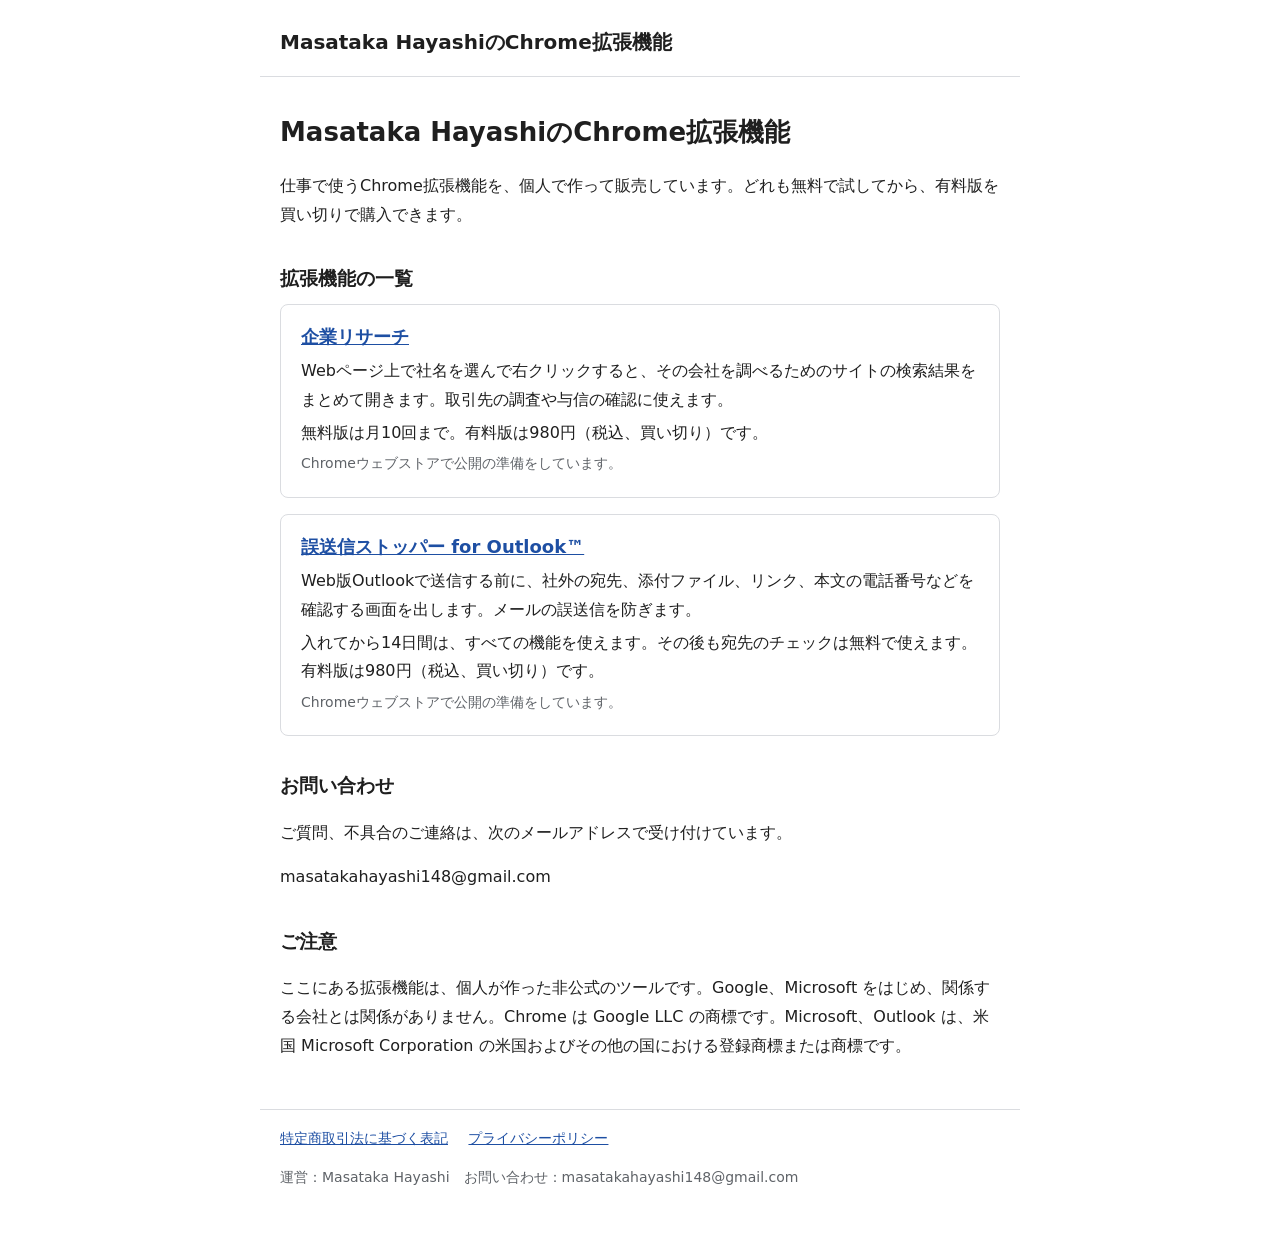
<file: index.html>
<!doctype html>
<html lang="ja">
<head>
  <meta charset="utf-8">
  <meta name="viewport" content="width=device-width, initial-scale=1">
  <title>Masataka HayashiのChrome拡張機能</title>
  <meta name="description" content="Masataka Hayashiが作って販売しているChrome拡張機能の一覧です。企業リサーチ、誤送信ストッパー for Outlook™。">
  <link rel="stylesheet" href="style.css">
</head>
<body>
  <header>
    <a href="./">Masataka HayashiのChrome拡張機能</a>
  </header>

  <main>
    <h1>Masataka HayashiのChrome拡張機能</h1>
    <p>仕事で使うChrome拡張機能を、個人で作って販売しています。どれも無料で試してから、有料版を買い切りで購入できます。</p>

    <h2>拡張機能の一覧</h2>
    <ul class="products">
      <li>
        <h3><a href="https://aglle5638-blip.github.io/kigyo-research/">企業リサーチ</a></h3>
        <p>Webページ上で社名を選んで右クリックすると、その会社を調べるためのサイトの検索結果をまとめて開きます。取引先の調査や与信の確認に使えます。</p>
        <p>無料版は月10回まで。有料版は980円（税込、買い切り）です。</p>
        <p class="note">Chromeウェブストアで公開の準備をしています。</p>
      </li>
      <li>
        <h3><a href="gosoushin-stopper/">誤送信ストッパー for Outlook™</a></h3>
        <p>Web版Outlookで送信する前に、社外の宛先、添付ファイル、リンク、本文の電話番号などを確認する画面を出します。メールの誤送信を防ぎます。</p>
        <p>入れてから14日間は、すべての機能を使えます。その後も宛先のチェックは無料で使えます。有料版は980円（税込、買い切り）です。</p>
        <p class="note">Chromeウェブストアで公開の準備をしています。</p>
      </li>
    </ul>

    <h2>お問い合わせ</h2>
    <p>ご質問、不具合のご連絡は、次のメールアドレスで受け付けています。</p>
    <p>masatakahayashi148@gmail.com</p>

    <h2>ご注意</h2>
    <p>ここにある拡張機能は、個人が作った非公式のツールです。Google、Microsoft をはじめ、関係する会社とは関係がありません。Chrome は Google LLC の商標です。Microsoft、Outlook は、米国 Microsoft Corporation の米国およびその他の国における登録商標または商標です。</p>
  </main>

  <footer>
    <a href="tokushoho.html">特定商取引法に基づく表記</a>
    <a href="privacy.html">プライバシーポリシー</a>
    <p>運営：Masataka Hayashi　お問い合わせ：masatakahayashi148@gmail.com</p>
  </footer>
</body>
</html>
</file>
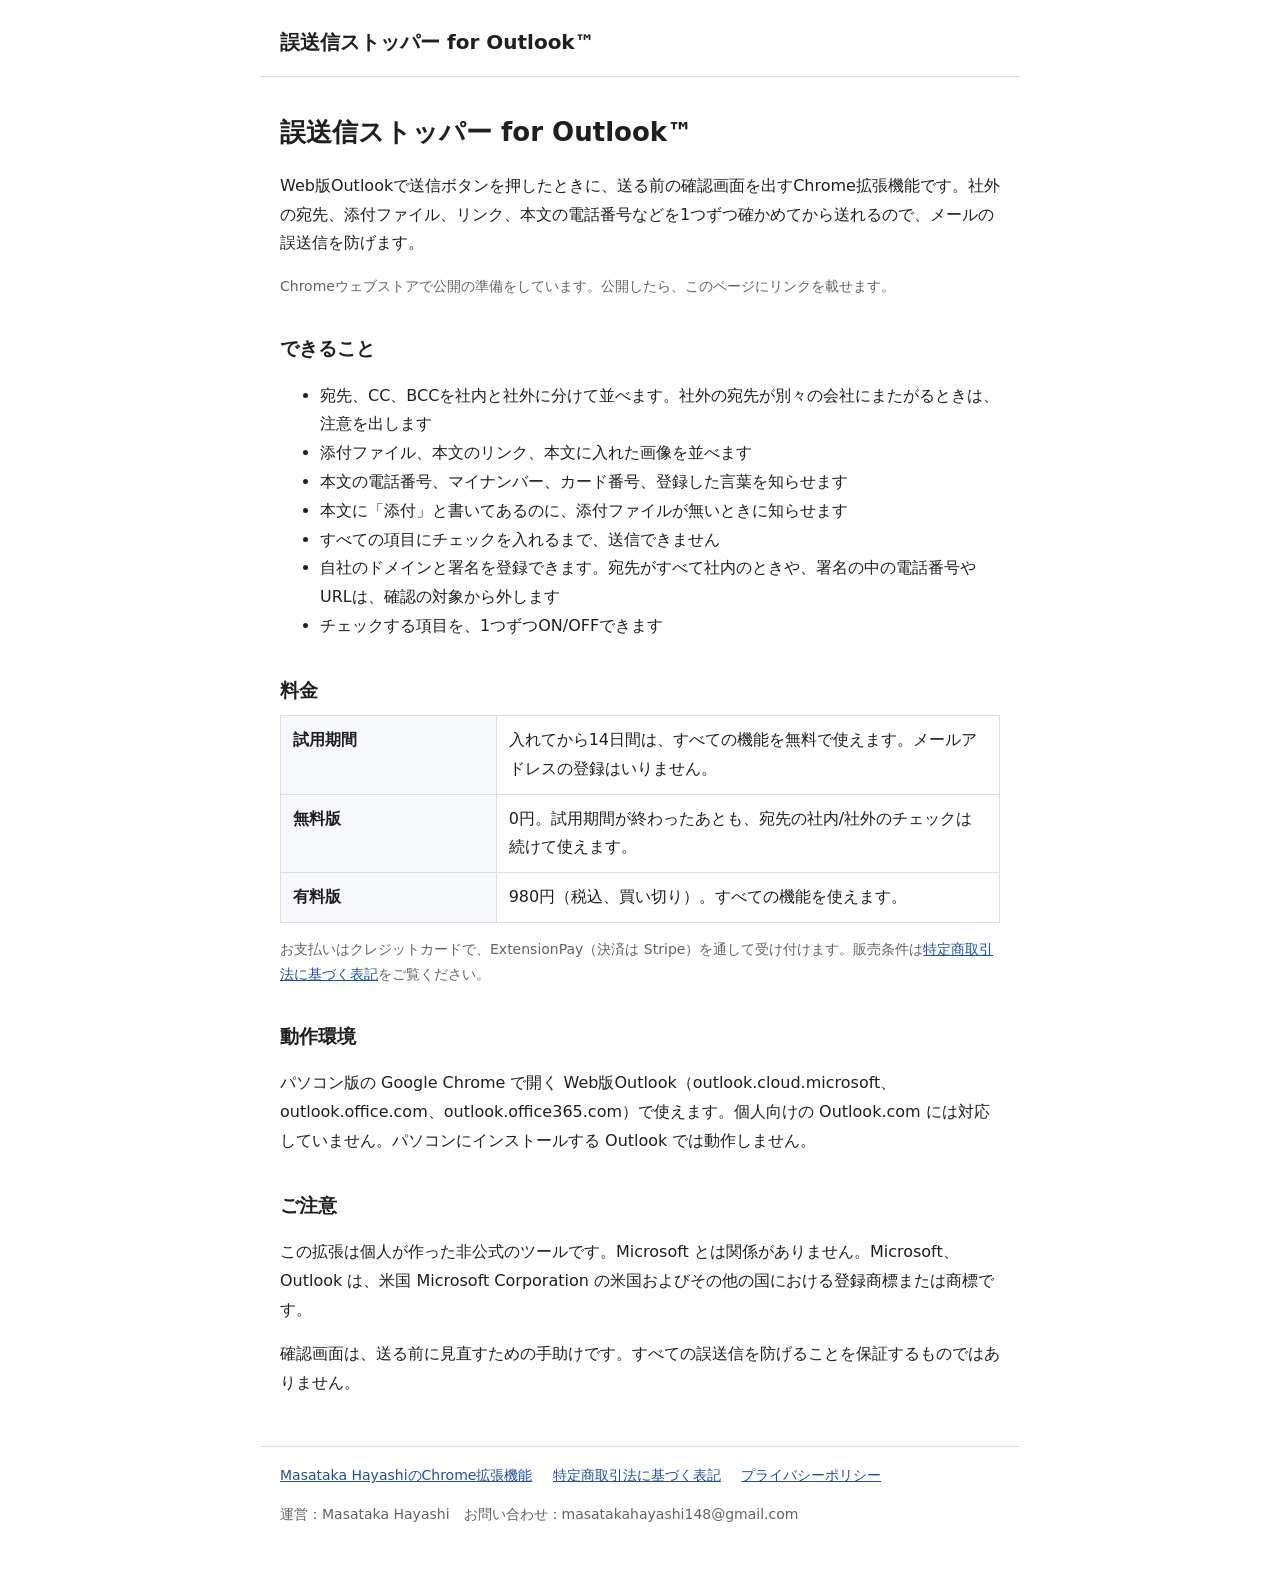
<file: gosoushin-stopper/index.html>
<!doctype html>
<html lang="ja">
<head>
  <meta charset="utf-8">
  <meta name="viewport" content="width=device-width, initial-scale=1">
  <title>誤送信ストッパー for Outlook™｜Web版Outlookの送信前に宛先と添付ファイルを確認するChrome拡張</title>
  <meta name="description" content="Web版Outlookで送信する前に、社外の宛先、添付ファイル、リンク、本文の電話番号などを確認する画面を出すChrome拡張機能です。メールの誤送信を防ぎます。">
  <link rel="stylesheet" href="../style.css">
</head>
<body>
  <header>
    <a href="./">誤送信ストッパー for Outlook™</a>
  </header>

  <main>
    <h1>誤送信ストッパー for Outlook™</h1>
    <p>Web版Outlookで送信ボタンを押したときに、送る前の確認画面を出すChrome拡張機能です。社外の宛先、添付ファイル、リンク、本文の電話番号などを1つずつ確かめてから送れるので、メールの誤送信を防げます。</p>
    <p class="note">Chromeウェブストアで公開の準備をしています。公開したら、このページにリンクを載せます。</p>

    <h2>できること</h2>
    <ul>
      <li>宛先、CC、BCCを社内と社外に分けて並べます。社外の宛先が別々の会社にまたがるときは、注意を出します</li>
      <li>添付ファイル、本文のリンク、本文に入れた画像を並べます</li>
      <li>本文の電話番号、マイナンバー、カード番号、登録した言葉を知らせます</li>
      <li>本文に「添付」と書いてあるのに、添付ファイルが無いときに知らせます</li>
      <li>すべての項目にチェックを入れるまで、送信できません</li>
      <li>自社のドメインと署名を登録できます。宛先がすべて社内のときや、署名の中の電話番号やURLは、確認の対象から外します</li>
      <li>チェックする項目を、1つずつON/OFFできます</li>
    </ul>

    <h2>料金</h2>
    <table>
      <tr>
        <th>試用期間</th>
        <td>入れてから14日間は、すべての機能を無料で使えます。メールアドレスの登録はいりません。</td>
      </tr>
      <tr>
        <th>無料版</th>
        <td>0円。試用期間が終わったあとも、宛先の社内/社外のチェックは続けて使えます。</td>
      </tr>
      <tr>
        <th>有料版</th>
        <td>980円（税込、買い切り）。すべての機能を使えます。</td>
      </tr>
    </table>
    <p class="note">お支払いはクレジットカードで、ExtensionPay（決済は Stripe）を通して受け付けます。販売条件は<a href="../tokushoho.html">特定商取引法に基づく表記</a>をご覧ください。</p>

    <h2>動作環境</h2>
    <p>パソコン版の Google Chrome で開く Web版Outlook（outlook.cloud.microsoft、outlook.office.com、outlook.office365.com）で使えます。個人向けの Outlook.com には対応していません。パソコンにインストールする Outlook では動作しません。</p>

    <h2>ご注意</h2>
    <p>この拡張は個人が作った非公式のツールです。Microsoft とは関係がありません。Microsoft、Outlook は、米国 Microsoft Corporation の米国およびその他の国における登録商標または商標です。</p>
    <p>確認画面は、送る前に見直すための手助けです。すべての誤送信を防げることを保証するものではありません。</p>
  </main>

  <footer>
    <a href="../">Masataka HayashiのChrome拡張機能</a>
    <a href="../tokushoho.html">特定商取引法に基づく表記</a>
    <a href="privacy.html">プライバシーポリシー</a>
    <p>運営：Masataka Hayashi　お問い合わせ：masatakahayashi148@gmail.com</p>
  </footer>
</body>
</html>
</file>
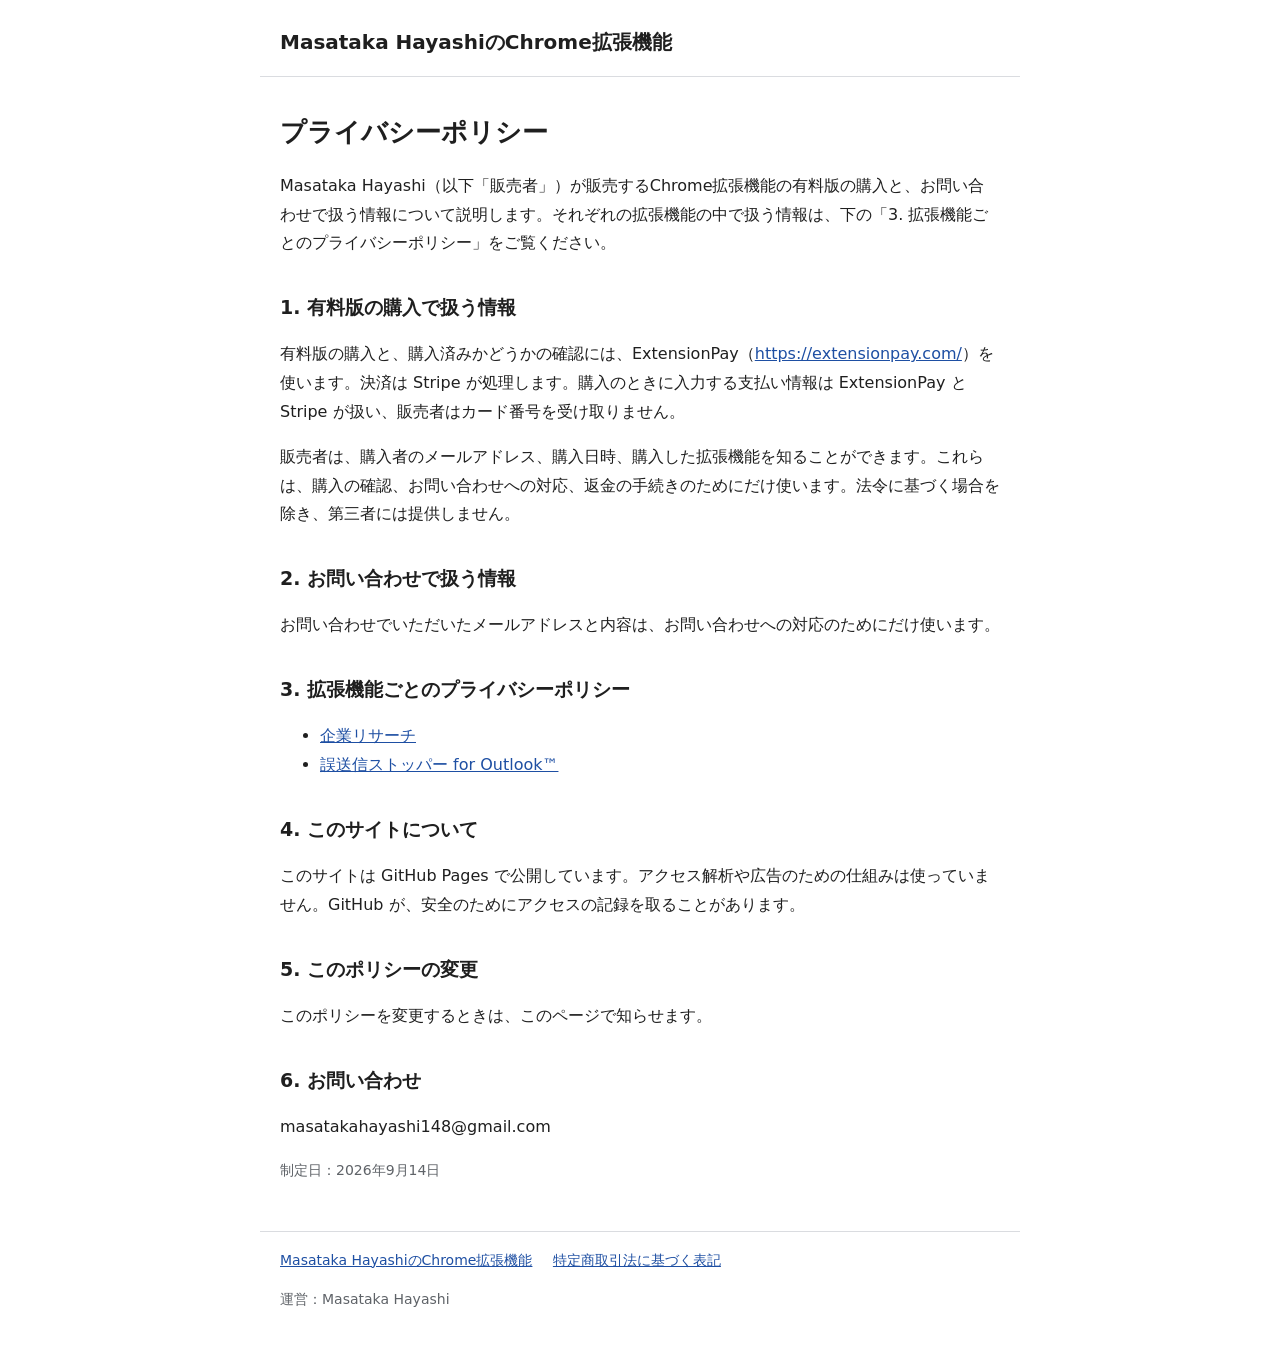
<file: privacy.html>
<!doctype html>
<html lang="ja">
<head>
  <meta charset="utf-8">
  <meta name="viewport" content="width=device-width, initial-scale=1">
  <title>プライバシーポリシー｜Masataka HayashiのChrome拡張機能</title>
  <link rel="stylesheet" href="style.css">
</head>
<body>
  <header>
    <a href="./">Masataka HayashiのChrome拡張機能</a>
  </header>

  <main>
    <h1>プライバシーポリシー</h1>
    <p>Masataka Hayashi（以下「販売者」）が販売するChrome拡張機能の有料版の購入と、お問い合わせで扱う情報について説明します。それぞれの拡張機能の中で扱う情報は、下の「3. 拡張機能ごとのプライバシーポリシー」をご覧ください。</p>

    <h2>1. 有料版の購入で扱う情報</h2>
    <p>有料版の購入と、購入済みかどうかの確認には、ExtensionPay（<a href="https://extensionpay.com/">https://extensionpay.com/</a>）を使います。決済は Stripe が処理します。購入のときに入力する支払い情報は ExtensionPay と Stripe が扱い、販売者はカード番号を受け取りません。</p>
    <p>販売者は、購入者のメールアドレス、購入日時、購入した拡張機能を知ることができます。これらは、購入の確認、お問い合わせへの対応、返金の手続きのためにだけ使います。法令に基づく場合を除き、第三者には提供しません。</p>

    <h2>2. お問い合わせで扱う情報</h2>
    <p>お問い合わせでいただいたメールアドレスと内容は、お問い合わせへの対応のためにだけ使います。</p>

    <h2>3. 拡張機能ごとのプライバシーポリシー</h2>
    <ul>
      <li><a href="https://aglle5638-blip.github.io/kigyo-research/privacy.html">企業リサーチ</a></li>
      <li><a href="gosoushin-stopper/privacy.html">誤送信ストッパー for Outlook™</a></li>
    </ul>

    <h2>4. このサイトについて</h2>
    <p>このサイトは GitHub Pages で公開しています。アクセス解析や広告のための仕組みは使っていません。GitHub が、安全のためにアクセスの記録を取ることがあります。</p>

    <h2>5. このポリシーの変更</h2>
    <p>このポリシーを変更するときは、このページで知らせます。</p>

    <h2>6. お問い合わせ</h2>
    <p>masatakahayashi148@gmail.com</p>

    <p class="note">制定日：2026年9月14日</p>
  </main>

  <footer>
    <a href="./">Masataka HayashiのChrome拡張機能</a>
    <a href="tokushoho.html">特定商取引法に基づく表記</a>
    <p>運営：Masataka Hayashi</p>
  </footer>
</body>
</html>
</file>
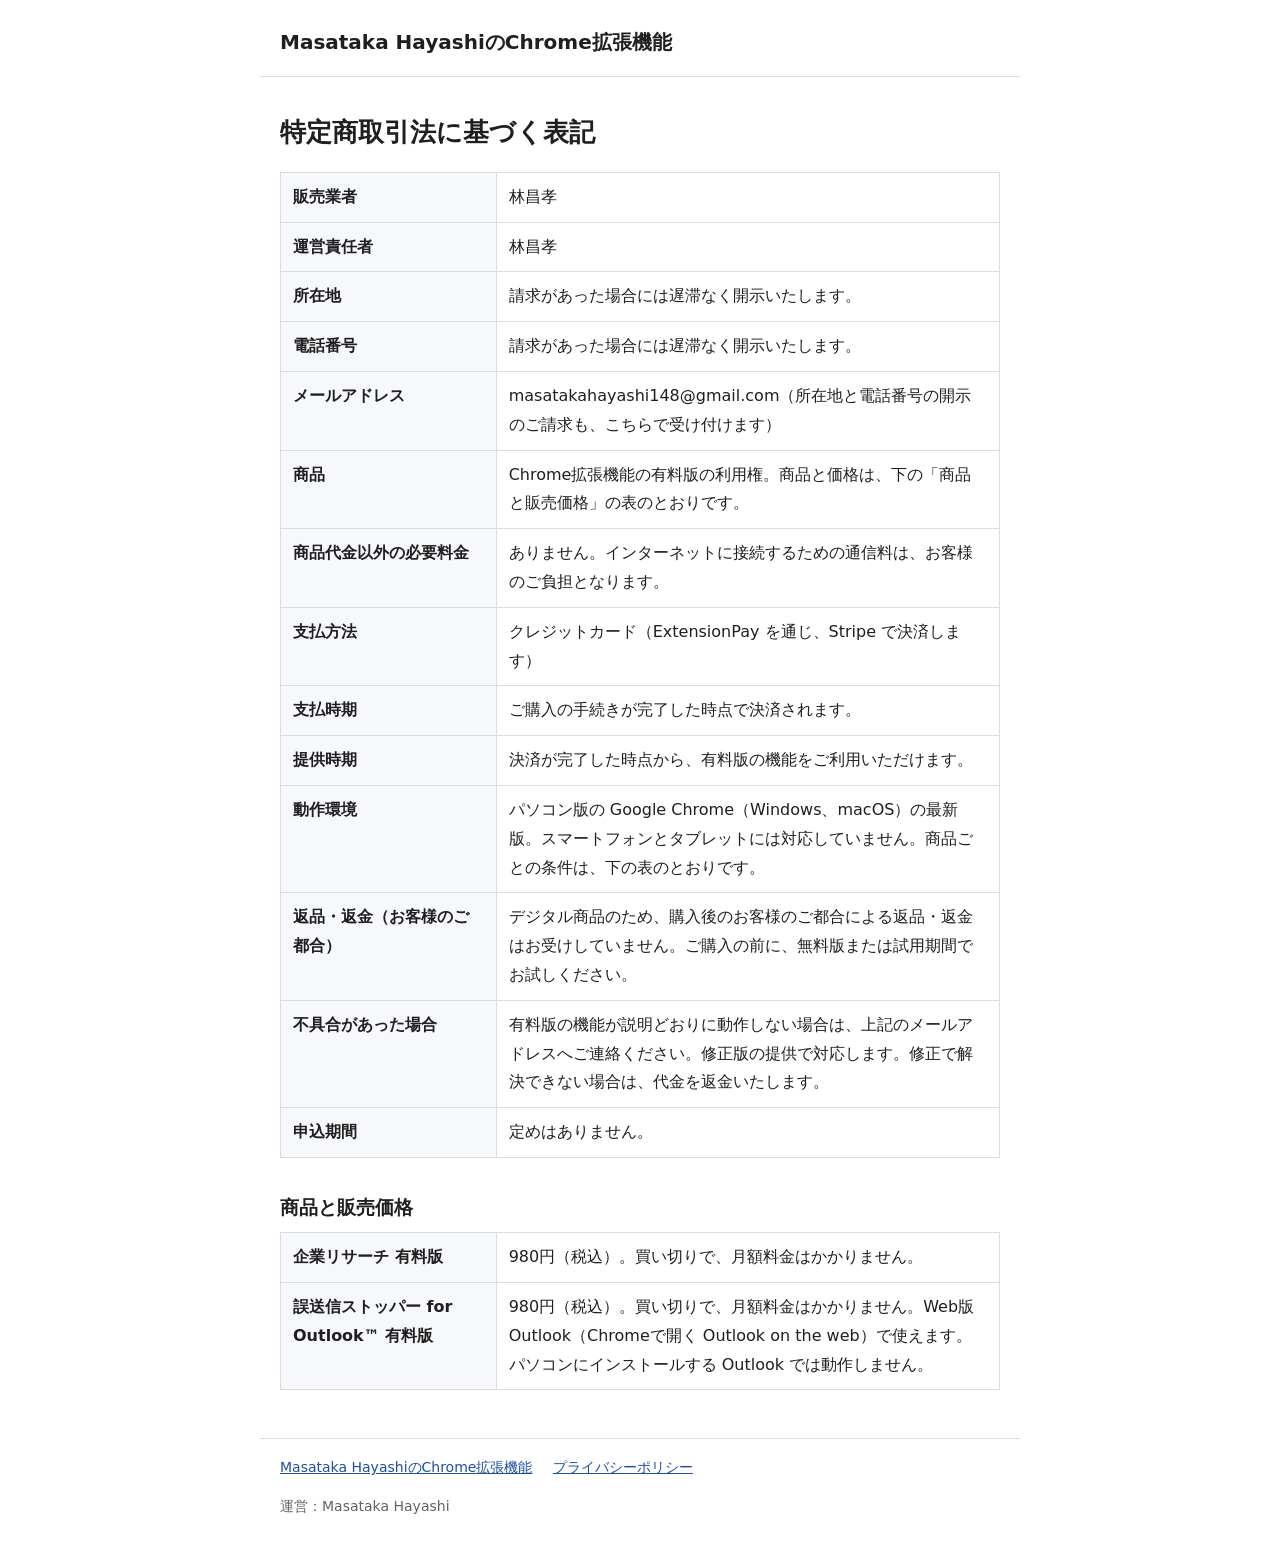
<file: tokushoho.html>
<!doctype html>
<html lang="ja">
<head>
  <meta charset="utf-8">
  <meta name="viewport" content="width=device-width, initial-scale=1">
  <title>特定商取引法に基づく表記｜Masataka HayashiのChrome拡張機能</title>
  <link rel="stylesheet" href="style.css">
</head>
<body>
  <header>
    <a href="./">Masataka HayashiのChrome拡張機能</a>
  </header>

  <main>
    <h1>特定商取引法に基づく表記</h1>
    <table>
      <tr>
        <th>販売業者</th>
        <td>林昌孝</td>
      </tr>
      <tr>
        <th>運営責任者</th>
        <td>林昌孝</td>
      </tr>
      <tr>
        <th>所在地</th>
        <td>請求があった場合には遅滞なく開示いたします。</td>
      </tr>
      <tr>
        <th>電話番号</th>
        <td>請求があった場合には遅滞なく開示いたします。</td>
      </tr>
      <tr>
        <th>メールアドレス</th>
        <td>masatakahayashi148@gmail.com（所在地と電話番号の開示のご請求も、こちらで受け付けます）</td>
      </tr>
      <tr>
        <th>商品</th>
        <td>Chrome拡張機能の有料版の利用権。商品と価格は、下の「商品と販売価格」の表のとおりです。</td>
      </tr>
      <tr>
        <th>商品代金以外の必要料金</th>
        <td>ありません。インターネットに接続するための通信料は、お客様のご負担となります。</td>
      </tr>
      <tr>
        <th>支払方法</th>
        <td>クレジットカード（ExtensionPay を通じ、Stripe で決済します）</td>
      </tr>
      <tr>
        <th>支払時期</th>
        <td>ご購入の手続きが完了した時点で決済されます。</td>
      </tr>
      <tr>
        <th>提供時期</th>
        <td>決済が完了した時点から、有料版の機能をご利用いただけます。</td>
      </tr>
      <tr>
        <th>動作環境</th>
        <td>パソコン版の Google Chrome（Windows、macOS）の最新版。スマートフォンとタブレットには対応していません。商品ごとの条件は、下の表のとおりです。</td>
      </tr>
      <tr>
        <th>返品・返金（お客様のご都合）</th>
        <td>デジタル商品のため、購入後のお客様のご都合による返品・返金はお受けしていません。ご購入の前に、無料版または試用期間でお試しください。</td>
      </tr>
      <tr>
        <th>不具合があった場合</th>
        <td>有料版の機能が説明どおりに動作しない場合は、上記のメールアドレスへご連絡ください。修正版の提供で対応します。修正で解決できない場合は、代金を返金いたします。</td>
      </tr>
      <tr>
        <th>申込期間</th>
        <td>定めはありません。</td>
      </tr>
    </table>

    <h2>商品と販売価格</h2>
    <table>
      <tr>
        <th>企業リサーチ 有料版</th>
        <td>980円（税込）。買い切りで、月額料金はかかりません。</td>
      </tr>
      <tr>
        <th>誤送信ストッパー for Outlook™ 有料版</th>
        <td>980円（税込）。買い切りで、月額料金はかかりません。Web版Outlook（Chromeで開く Outlook on the web）で使えます。パソコンにインストールする Outlook では動作しません。</td>
      </tr>
    </table>
  </main>

  <footer>
    <a href="./">Masataka HayashiのChrome拡張機能</a>
    <a href="privacy.html">プライバシーポリシー</a>
    <p>運営：Masataka Hayashi</p>
  </footer>
</body>
</html>
</file>
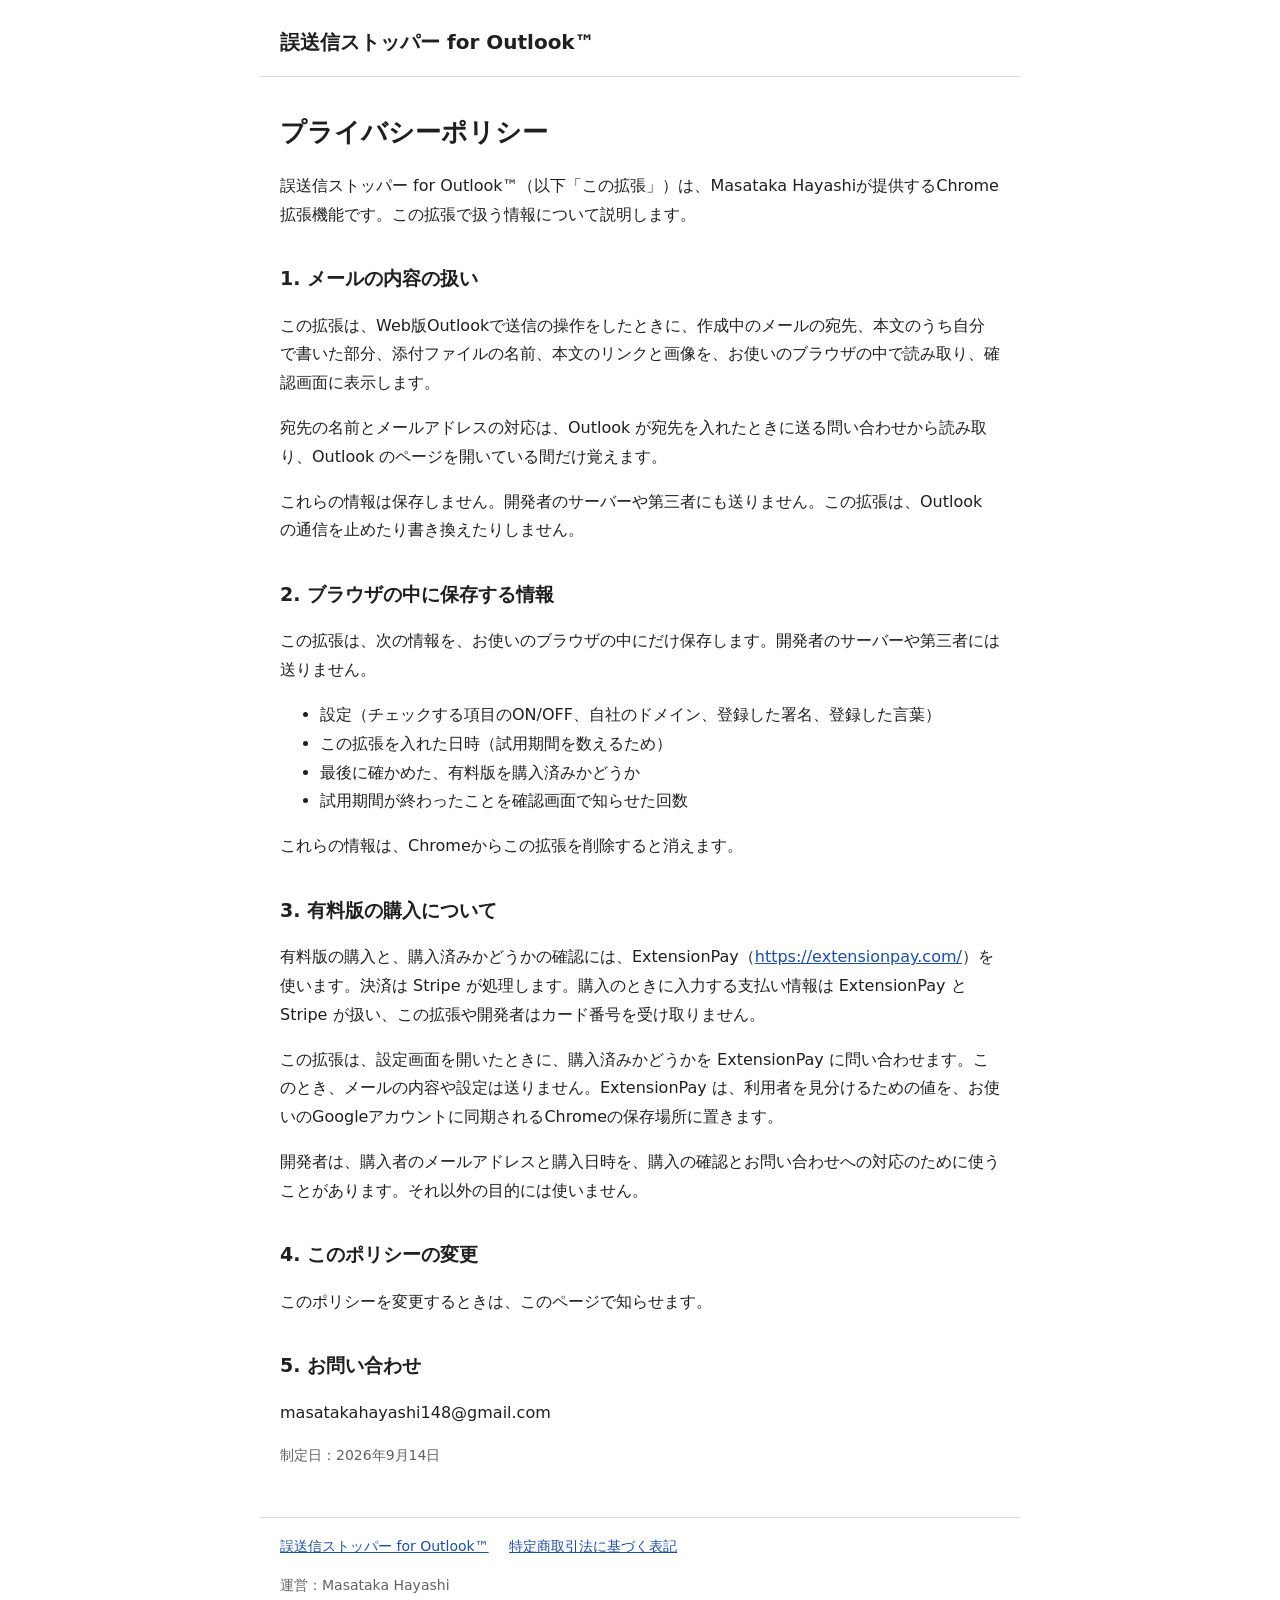
<file: gosoushin-stopper/privacy.html>
<!doctype html>
<html lang="ja">
<head>
  <meta charset="utf-8">
  <meta name="viewport" content="width=device-width, initial-scale=1">
  <title>プライバシーポリシー｜誤送信ストッパー for Outlook™</title>
  <link rel="stylesheet" href="../style.css">
</head>
<body>
  <header>
    <a href="./">誤送信ストッパー for Outlook™</a>
  </header>

  <main>
    <h1>プライバシーポリシー</h1>
    <p>誤送信ストッパー for Outlook™（以下「この拡張」）は、Masataka Hayashiが提供するChrome拡張機能です。この拡張で扱う情報について説明します。</p>

    <h2>1. メールの内容の扱い</h2>
    <p>この拡張は、Web版Outlookで送信の操作をしたときに、作成中のメールの宛先、本文のうち自分で書いた部分、添付ファイルの名前、本文のリンクと画像を、お使いのブラウザの中で読み取り、確認画面に表示します。</p>
    <p>宛先の名前とメールアドレスの対応は、Outlook が宛先を入れたときに送る問い合わせから読み取り、Outlook のページを開いている間だけ覚えます。</p>
    <p>これらの情報は保存しません。開発者のサーバーや第三者にも送りません。この拡張は、Outlook の通信を止めたり書き換えたりしません。</p>

    <h2>2. ブラウザの中に保存する情報</h2>
    <p>この拡張は、次の情報を、お使いのブラウザの中にだけ保存します。開発者のサーバーや第三者には送りません。</p>
    <ul>
      <li>設定（チェックする項目のON/OFF、自社のドメイン、登録した署名、登録した言葉）</li>
      <li>この拡張を入れた日時（試用期間を数えるため）</li>
      <li>最後に確かめた、有料版を購入済みかどうか</li>
      <li>試用期間が終わったことを確認画面で知らせた回数</li>
    </ul>
    <p>これらの情報は、Chromeからこの拡張を削除すると消えます。</p>

    <h2>3. 有料版の購入について</h2>
    <p>有料版の購入と、購入済みかどうかの確認には、ExtensionPay（<a href="https://extensionpay.com/">https://extensionpay.com/</a>）を使います。決済は Stripe が処理します。購入のときに入力する支払い情報は ExtensionPay と Stripe が扱い、この拡張や開発者はカード番号を受け取りません。</p>
    <p>この拡張は、設定画面を開いたときに、購入済みかどうかを ExtensionPay に問い合わせます。このとき、メールの内容や設定は送りません。ExtensionPay は、利用者を見分けるための値を、お使いのGoogleアカウントに同期されるChromeの保存場所に置きます。</p>
    <p>開発者は、購入者のメールアドレスと購入日時を、購入の確認とお問い合わせへの対応のために使うことがあります。それ以外の目的には使いません。</p>

    <h2>4. このポリシーの変更</h2>
    <p>このポリシーを変更するときは、このページで知らせます。</p>

    <h2>5. お問い合わせ</h2>
    <p>masatakahayashi148@gmail.com</p>

    <p class="note">制定日：2026年9月14日</p>
  </main>

  <footer>
    <a href="./">誤送信ストッパー for Outlook™</a>
    <a href="../tokushoho.html">特定商取引法に基づく表記</a>
    <p>運営：Masataka Hayashi</p>
  </footer>
</body>
</html>
</file>
<file: style.css>
:root {
  --bg: #ffffff;
  --text: #1f1f1f;
  --muted: #5f6368;
  --border: #dadce0;
  --accent: #1e4fa3;
  color-scheme: light;
}

* {
  box-sizing: border-box;
}

body {
  margin: 0;
  background: var(--bg);
  color: var(--text);
  font: 16px/1.8 system-ui, -apple-system, "Hiragino Sans", "Yu Gothic UI", sans-serif;
}

header,
main,
footer {
  max-width: 760px;
  margin: 0 auto;
  padding: 0 20px;
}

header {
  display: flex;
  align-items: center;
  gap: 12px;
  padding-top: 24px;
  padding-bottom: 16px;
  border-bottom: 1px solid var(--border);
}

header img {
  width: 40px;
  height: 40px;
}

header a {
  color: var(--text);
  font-size: 20px;
  font-weight: 700;
  text-decoration: none;
}

h1 {
  margin: 32px 0 16px;
  font-size: 26px;
}

h2 {
  margin: 32px 0 8px;
  font-size: 19px;
}

a {
  color: var(--accent);
}

table {
  width: 100%;
  border-collapse: collapse;
}

th,
td {
  padding: 10px 12px;
  border: 1px solid var(--border);
  vertical-align: top;
  text-align: left;
}

th {
  width: 30%;
  background: #f6f8fb;
  font-weight: 600;
}

.note {
  color: var(--muted);
  font-size: 14px;
}

footer {
  margin-top: 48px;
  padding-top: 16px;
  padding-bottom: 32px;
  border-top: 1px solid var(--border);
  color: var(--muted);
  font-size: 14px;
}

footer a {
  margin-right: 16px;
}

/* トップページの製品の一覧 */
.products {
  list-style: none;
  margin: 0;
  padding: 0;
}

.products li {
  border: 1px solid var(--border);
  border-radius: 8px;
  padding: 16px 20px;
  margin-bottom: 16px;
}

.products h3 {
  margin: 0 0 4px;
  font-size: 18px;
}

.products p {
  margin: 4px 0;
}
</file>
